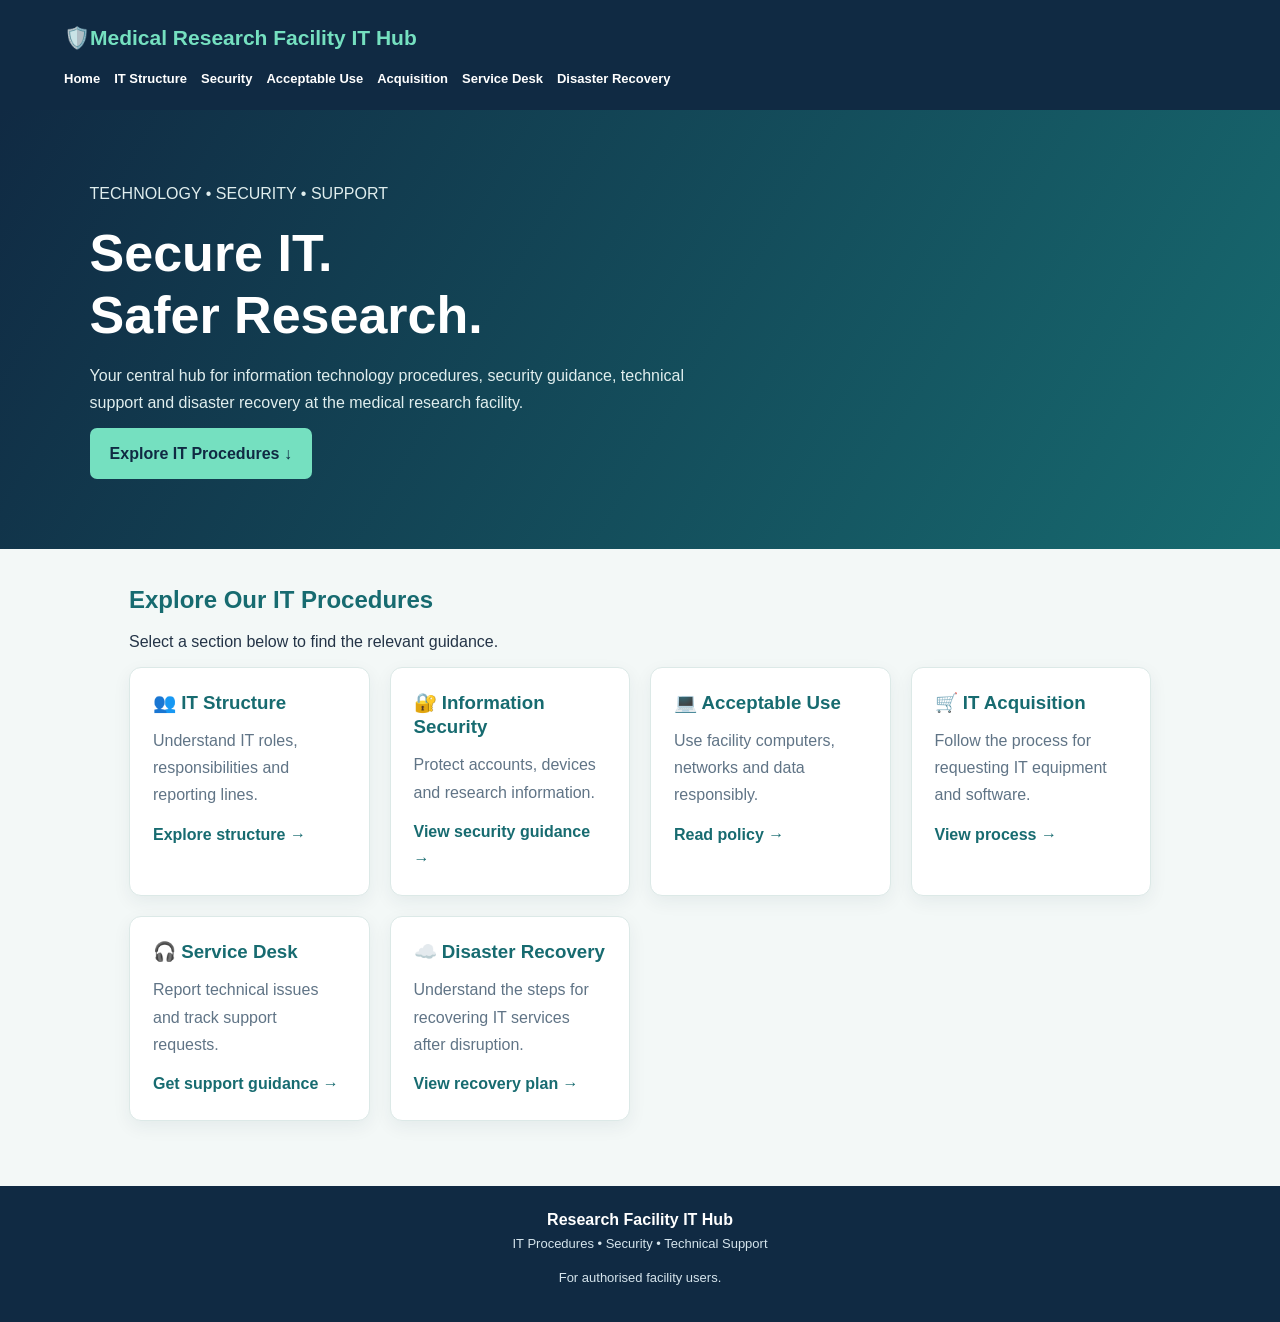
<file: index.html>
<!DOCTYPE html>
<html lang="en">
<head>
<meta charset="UTF-8">
<meta name="viewport" content="width=device-width, initial-scale=1.0">
<title>Home | Research Facility IT Hub</title>
<link rel="stylesheet" href="style.css">
<style>
*{box-sizing:border-box}body{margin:0;font-family:Arial,sans-serif;background:#f3f8f7;color:#243447;line-height:1.7}header,footer{background:#102a43;color:white;padding:20px 5%}nav{display:flex;flex-wrap:wrap;gap:14px}nav a{color:white;text-decoration:none;font-size:13px;font-weight:bold}nav a:hover{color:#75e0c0}.logo{color:#75e0c0;font-size:21px;font-weight:bold;margin-bottom:12px}.hero{padding:70px 7%;background:linear-gradient(120deg,#102a43,#176b70);color:white}.hero h1{font-size:clamp(32px,5vw,52px);line-height:1.2}.hero p{max-width:650px}.button{display:inline-block;background:#75e0c0;color:#102a43;padding:12px 20px;border-radius:7px;text-decoration:none;font-weight:bold}main{max-width:1150px;margin:auto;padding:35px 5%}.grid{display:grid;grid-template-columns:repeat(auto-fit,minmax(230px,1fr));gap:20px}.card{background:white;padding:23px;border:1px solid #dce9e7;border-radius:12px;box-shadow:0 6px 18px #102a4310}.card h3,h2{color:#176b70}.card a{color:#176b70;font-weight:bold;text-decoration:none}.card:hover{transform:translateY(-3px)}footer{text-align:center;margin-top:30px}footer p{font-size:13px}@media(max-width:600px){.hero{padding:45px 6%}header{padding:18px}}
</style>
</head>
<body>
<header>
<div class="logo">🛡️Medical Research Facility IT Hub</div>
<nav>
<a href="index.html">Home</a><a href="it-structure.html">IT Structure</a><a href="security.html">Security</a><a href="acceptable-use.html">Acceptable Use</a><a href="acquisition.html">Acquisition</a><a href="service-desk.html">Service Desk</a><a href="disaster-recovery.html">Disaster Recovery</a>
</nav>
</header>
<section class="hero">
<p>TECHNOLOGY • SECURITY • SUPPORT</p>
<h1>Secure IT.<br>Safer Research.</h1>
<p>Your central hub for information technology procedures, security guidance, technical support and disaster recovery at the medical research facility.</p>
<a class="button" href="#procedures">Explore IT Procedures ↓</a>
</section>
<main id="procedures">
<h2>Explore Our IT Procedures</h2>
<p>Select a section below to find the relevant guidance.</p>
<div class="grid">
<article class="card"><h3>👥 IT Structure</h3><p>Understand IT roles, responsibilities and reporting lines.</p><a href="it-structure.html">Explore structure →</a></article>
<article class="card"><h3>🔐 Information Security</h3><p>Protect accounts, devices and research information.</p><a href="security.html">View security guidance →</a></article>
<article class="card"><h3>💻 Acceptable Use</h3><p>Use facility computers, networks and data responsibly.</p><a href="acceptable-use.html">Read policy →</a></article>
<article class="card"><h3>🛒 IT Acquisition</h3><p>Follow the process for requesting IT equipment and software.</p><a href="acquisition.html">View process →</a></article>
<article class="card"><h3>🎧 Service Desk</h3><p>Report technical issues and track support requests.</p><a href="service-desk.html">Get support guidance →</a></article>
<article class="card"><h3>☁️ Disaster Recovery</h3><p>Understand the steps for recovering IT services after disruption.</p><a href="disaster-recovery.html">View recovery plan →</a></article>
</div>
</main>
<footer><strong>Research Facility IT Hub</strong><p>IT Procedures • Security • Technical Support</p><p>For authorised facility users.</p></footer>
</body>
</html>
</file>
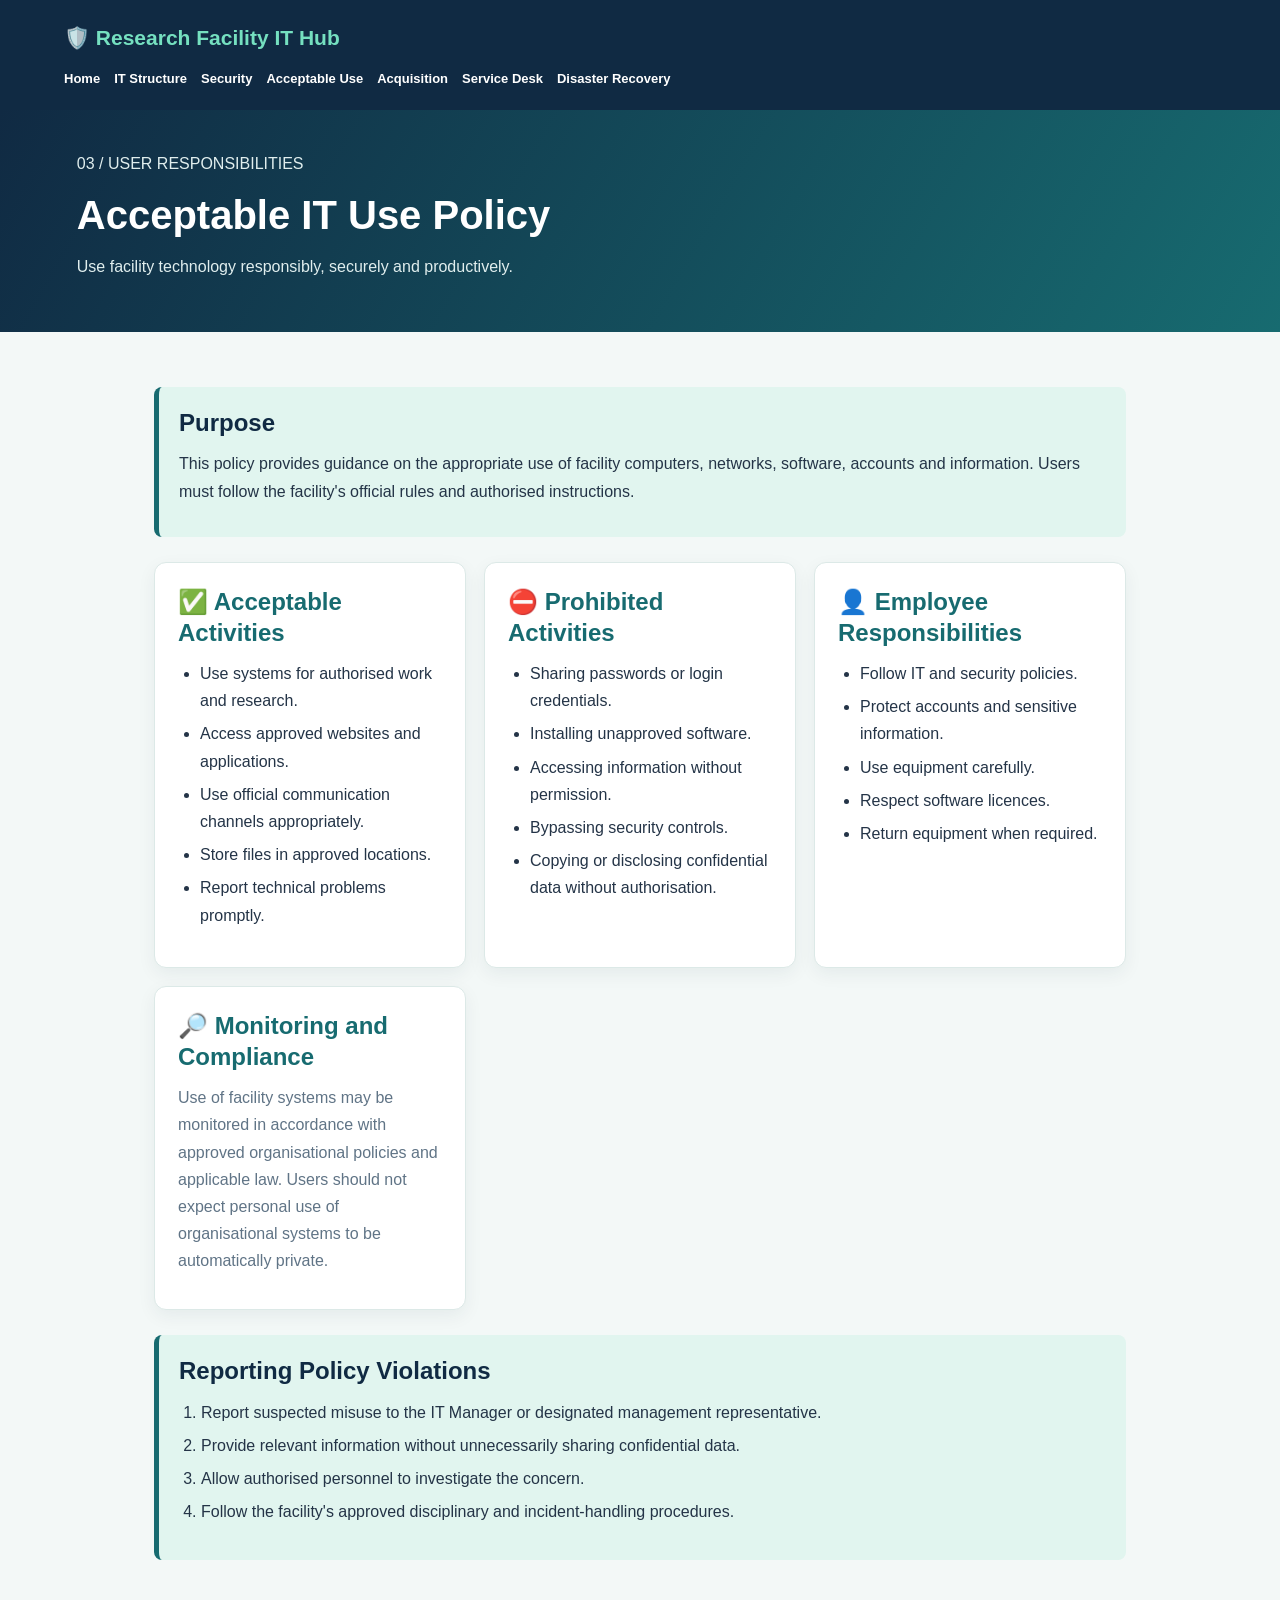
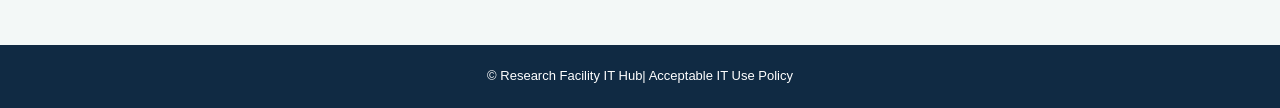
<file: acceptable-use.html>
<!DOCTYPE html>
<html lang="en">
<head>
<meta charset="UTF-8"><meta name="viewport" content="width=device-width, initial-scale=1.0">
<title>Acceptable Use | Medicaal Research Facility IT Hub</title>
<link rel="stylesheet" href="style.css">
<style>
*{box-sizing:border-box}body{margin:0;font-family:Arial,sans-serif;background:#f3f8f7;color:#243447;line-height:1.7}header,footer{background:#102a43;color:white;padding:20px 5%}nav{display:flex;flex-wrap:wrap;gap:14px}nav a{color:white;text-decoration:none;font-size:13px;font-weight:bold}nav a:hover{color:#75e0c0}.logo{color:#75e0c0;font-size:21px;font-weight:bold;margin-bottom:12px}.banner{background:linear-gradient(120deg,#102a43,#176b70);color:white;padding:40px 6%}main{max-width:1100px;margin:auto;padding:30px 5%}.grid{display:grid;grid-template-columns:repeat(auto-fit,minmax(240px,1fr));gap:18px}.card{background:white;padding:23px;border:1px solid #dce9e7;border-radius:12px;box-shadow:0 6px 18px #102a4310}.card h2,.card h3{color:#176b70}.panel{background:#e1f5ef;border-left:5px solid #176b70;padding:20px;margin:25px 0;border-radius:8px}footer{text-align:center;font-size:13px}@media(max-width:600px){header{padding:18px}.banner{padding:30px 6%}}
</style>
</head>
<body>
<header><div class="logo">🛡️ Research Facility IT Hub</div><nav><a href="index.html">Home</a><a href="it-structure.html">IT Structure</a><a href="security.html">Security</a><a href="acceptable-use.html">Acceptable Use</a><a href="acquisition.html">Acquisition</a><a href="service-desk.html">Service Desk</a><a href="disaster-recovery.html">Disaster Recovery</a></nav></header>
<section class="banner"><p>03 / USER RESPONSIBILITIES</p><h1>Acceptable IT Use Policy</h1><p>Use facility technology responsibly, securely and productively.</p></section>
<main>
<div class="panel"><h2>Purpose</h2><p>This policy provides guidance on the appropriate use of facility computers, networks, software, accounts and information. Users must follow the facility's official rules and authorised instructions.</p></div>
<div class="grid">
<article class="card"><h2>✅ Acceptable Activities</h2><ul><li>Use systems for authorised work and research.</li><li>Access approved websites and applications.</li><li>Use official communication channels appropriately.</li><li>Store files in approved locations.</li><li>Report technical problems promptly.</li></ul></article>
<article class="card"><h2>⛔ Prohibited Activities</h2><ul><li>Sharing passwords or login credentials.</li><li>Installing unapproved software.</li><li>Accessing information without permission.</li><li>Bypassing security controls.</li><li>Copying or disclosing confidential data without authorisation.</li></ul></article>
<article class="card"><h2>👤 Employee Responsibilities</h2><ul><li>Follow IT and security policies.</li><li>Protect accounts and sensitive information.</li><li>Use equipment carefully.</li><li>Respect software licences.</li><li>Return equipment when required.</li></ul></article>
<article class="card"><h2>🔎 Monitoring and Compliance</h2><p>Use of facility systems may be monitored in accordance with approved organisational policies and applicable law. Users should not expect personal use of organisational systems to be automatically private.</p></article>
</div>
<div class="panel"><h2>Reporting Policy Violations</h2><ol><li>Report suspected misuse to the IT Manager or designated management representative.</li><li>Provide relevant information without unnecessarily sharing confidential data.</li><li>Allow authorised personnel to investigate the concern.</li><li>Follow the facility's approved disciplinary and incident-handling procedures.</li></ol></div>
</main>
<footer>&copy; <span id="year"></span> Research Facility IT Hub| Acceptable IT Use Policy</footer>
</body>
</html>
</file>
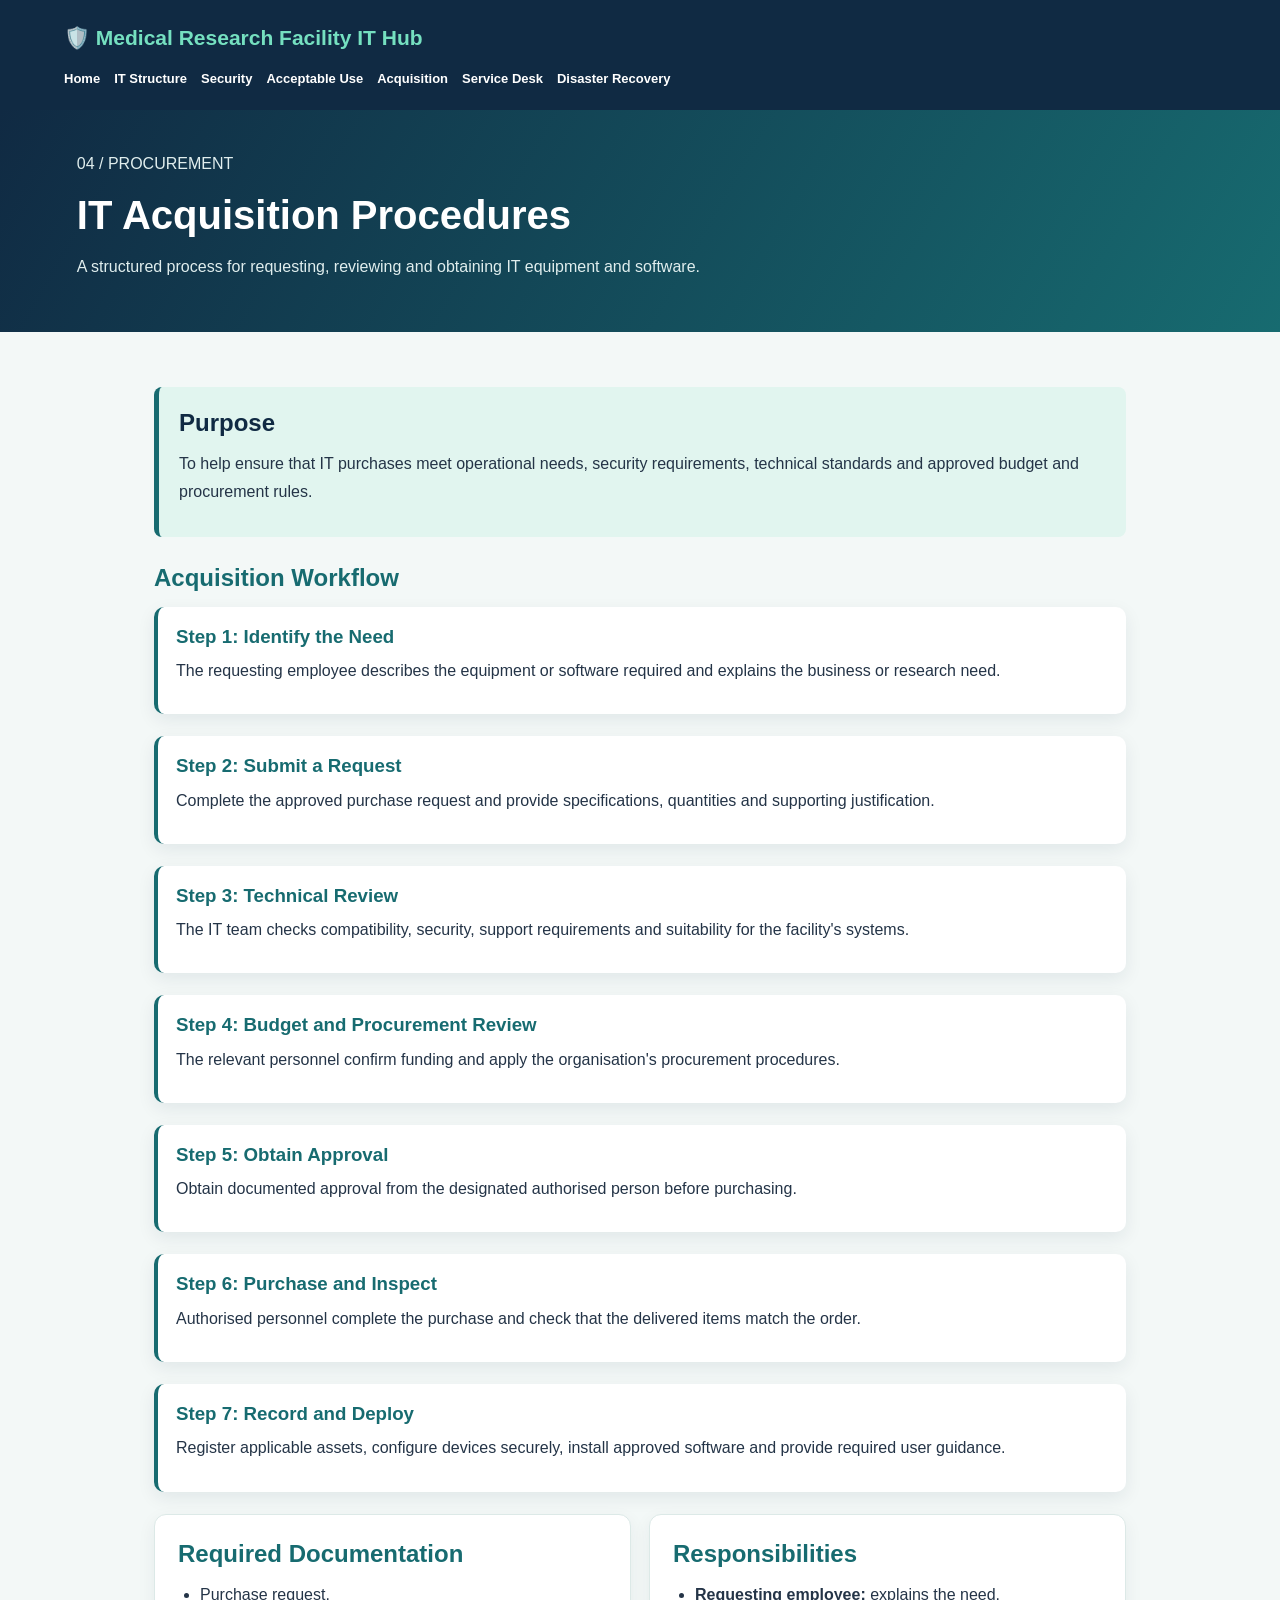
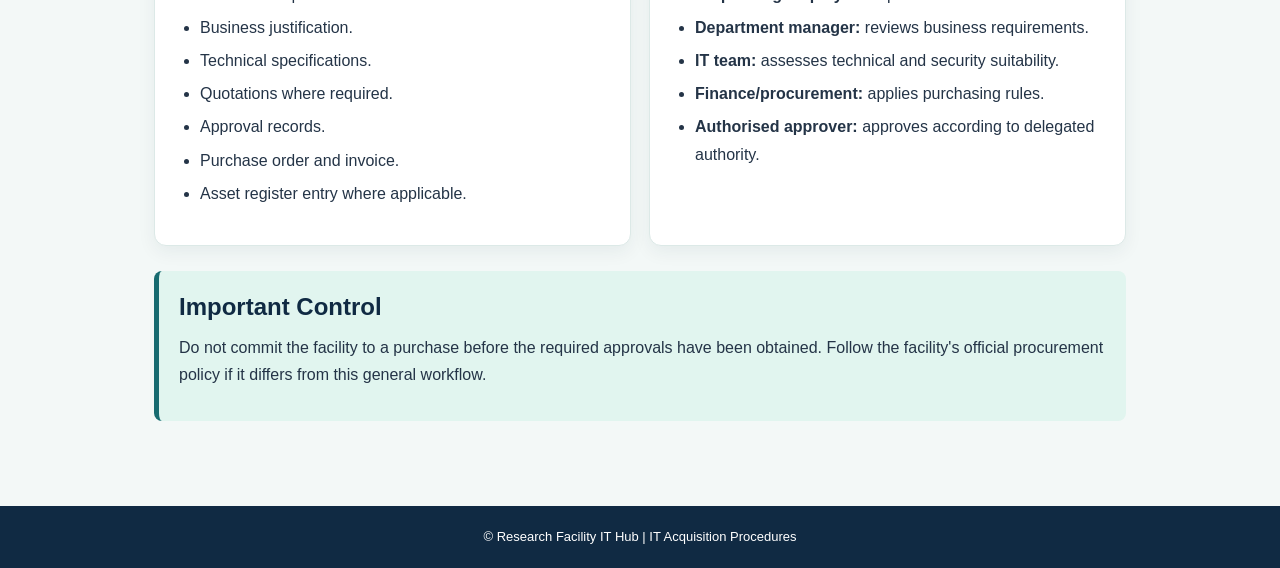
<file: acquisition.html>
<!DOCTYPE html>
<html lang="en">
<head>
<meta charset="UTF-8"><meta name="viewport" content="width=device-width, initial-scale=1.0">
<title>IT Acquisition | Research Facility IT Hub</title>
<link rel="stylesheet" href="style.css">
<style>
*{box-sizing:border-box}body{margin:0;font-family:Arial,sans-serif;background:#f3f8f7;color:#243447;line-height:1.7}header,footer{background:#102a43;color:white;padding:20px 5%}nav{display:flex;flex-wrap:wrap;gap:14px}nav a{color:white;text-decoration:none;font-size:13px;font-weight:bold}nav a:hover{color:#75e0c0}.logo{color:#75e0c0;font-size:21px;font-weight:bold;margin-bottom:12px}.banner{background:linear-gradient(120deg,#102a43,#176b70);color:white;padding:40px 6%}main{max-width:1100px;margin:auto;padding:30px 5%}.grid{display:grid;grid-template-columns:repeat(auto-fit,minmax(240px,1fr));gap:18px}.card{background:white;padding:23px;border:1px solid #dce9e7;border-radius:12px;box-shadow:0 6px 18px #102a4310}.card h2,.card h3{color:#176b70}.panel{background:#e1f5ef;border-left:5px solid #176b70;padding:20px;margin:25px 0;border-radius:8px}.step{margin-bottom:22px;padding:18px;background:white;border-radius:10px;border-left:4px solid #176b70}footer{text-align:center;font-size:13px}@media(max-width:600px){header{padding:18px}.banner{padding:30px 6%}}
</style>
</head>
<body>
<header><div class="logo">🛡️ Medical Research Facility IT Hub</div><nav><a href="index.html">Home</a><a href="it-structure.html">IT Structure</a><a href="security.html">Security</a><a href="acceptable-use.html">Acceptable Use</a><a href="acquisition.html">Acquisition</a><a href="service-desk.html">Service Desk</a><a href="disaster-recovery.html">Disaster Recovery</a></nav></header>
<section class="banner"><p>04 / PROCUREMENT</p><h1>IT Acquisition Procedures</h1><p>A structured process for requesting, reviewing and obtaining IT equipment and software.</p></section>
<main>
<div class="panel"><h2>Purpose</h2><p>To help ensure that IT purchases meet operational needs, security requirements, technical standards and approved budget and procurement rules.</p></div>
<h2>Acquisition Workflow</h2>
<div class="step"><h3>Step 1: Identify the Need</h3><p>The requesting employee describes the equipment or software required and explains the business or research need.</p></div>
<div class="step"><h3>Step 2: Submit a Request</h3><p>Complete the approved purchase request and provide specifications, quantities and supporting justification.</p></div>
<div class="step"><h3>Step 3: Technical Review</h3><p>The IT team checks compatibility, security, support requirements and suitability for the facility's systems.</p></div>
<div class="step"><h3>Step 4: Budget and Procurement Review</h3><p>The relevant personnel confirm funding and apply the organisation's procurement procedures.</p></div>
<div class="step"><h3>Step 5: Obtain Approval</h3><p>Obtain documented approval from the designated authorised person before purchasing.</p></div>
<div class="step"><h3>Step 6: Purchase and Inspect</h3><p>Authorised personnel complete the purchase and check that the delivered items match the order.</p></div>
<div class="step"><h3>Step 7: Record and Deploy</h3><p>Register applicable assets, configure devices securely, install approved software and provide required user guidance.</p></div>
<div class="grid">
<article class="card"><h2>Required Documentation</h2><ul><li>Purchase request.</li><li>Business justification.</li><li>Technical specifications.</li><li>Quotations where required.</li><li>Approval records.</li><li>Purchase order and invoice.</li><li>Asset register entry where applicable.</li></ul></article>
<article class="card"><h2>Responsibilities</h2><ul><li><strong>Requesting employee:</strong> explains the need.</li><li><strong>Department manager:</strong> reviews business requirements.</li><li><strong>IT team:</strong> assesses technical and security suitability.</li><li><strong>Finance/procurement:</strong> applies purchasing rules.</li><li><strong>Authorised approver:</strong> approves according to delegated authority.</li></ul></article>
</div>
<div class="panel"><h2>Important Control</h2><p>Do not commit the facility to a purchase before the required approvals have been obtained. Follow the facility's official procurement policy if it differs from this general workflow.</p></div>
</main>
<footer>&copy; <span id="year"></span> Research Facility IT Hub | IT Acquisition Procedures</footer>
</body>
</html>
</file>
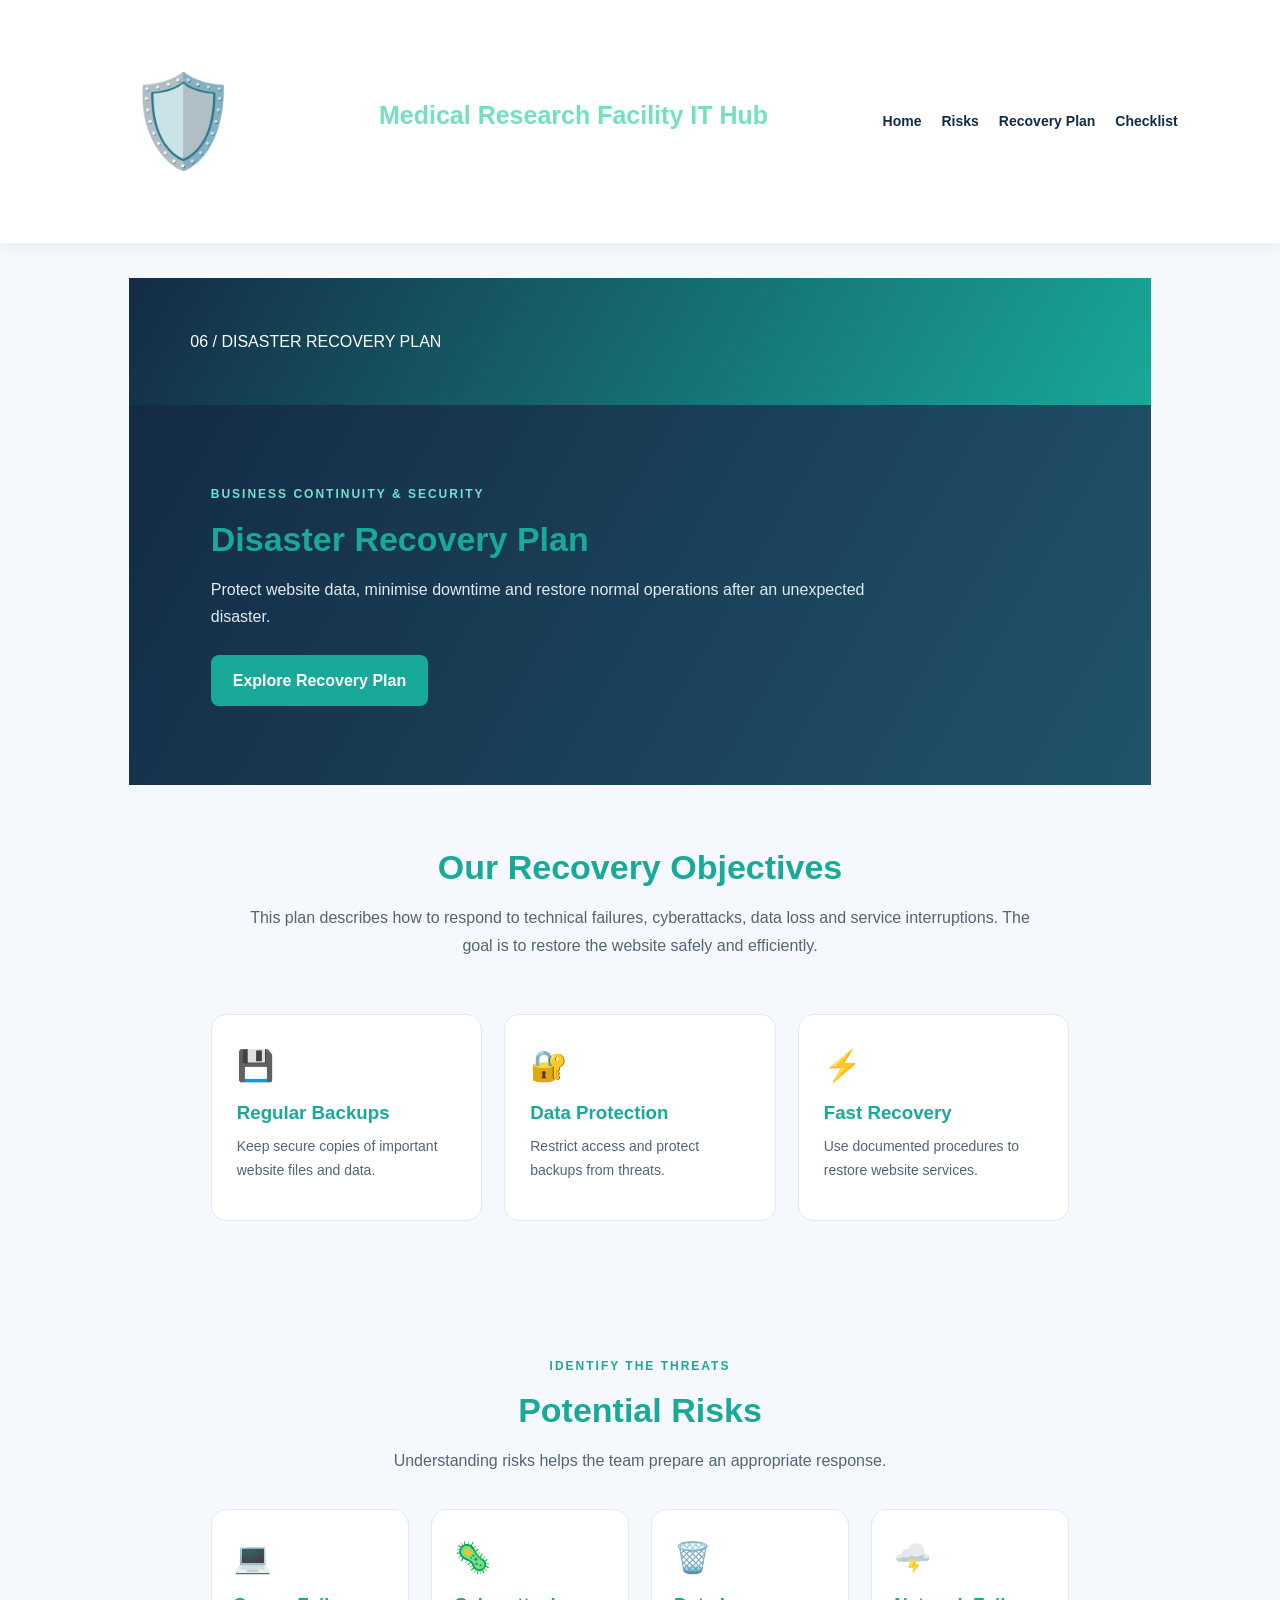
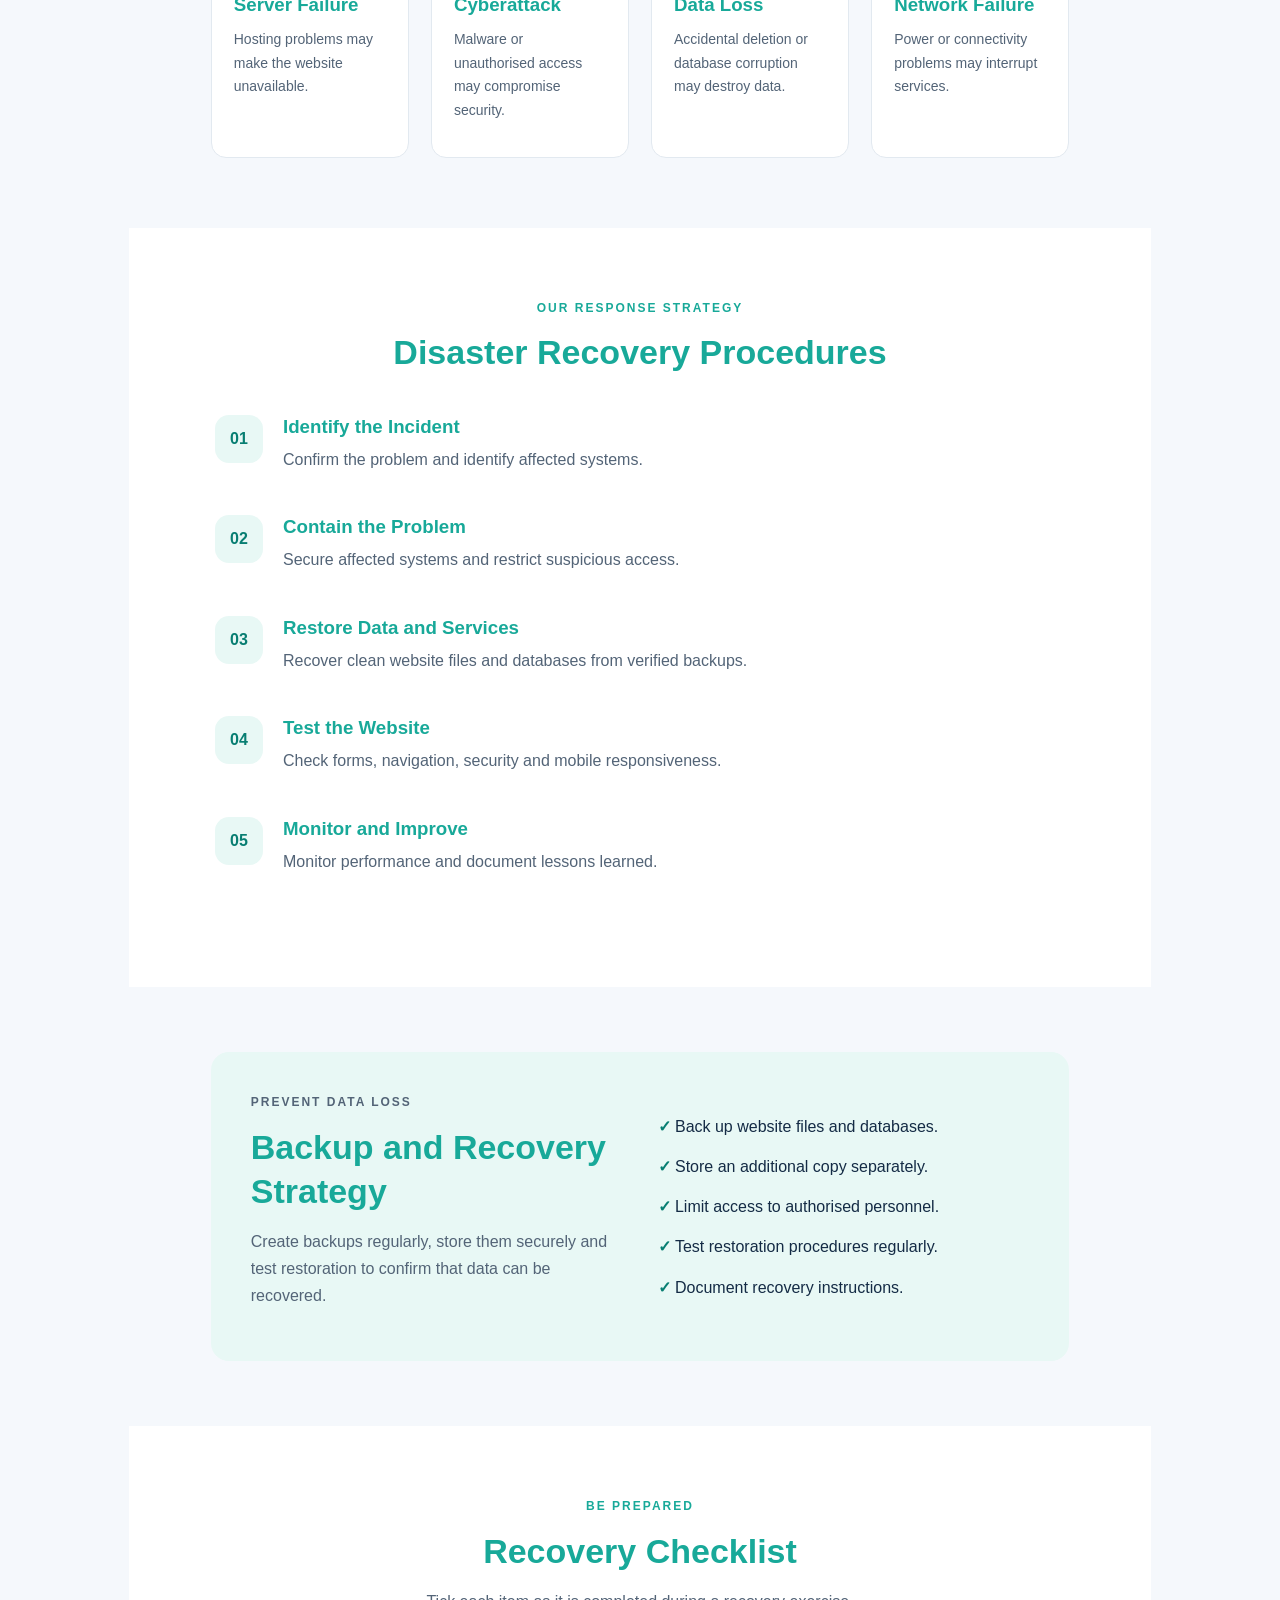
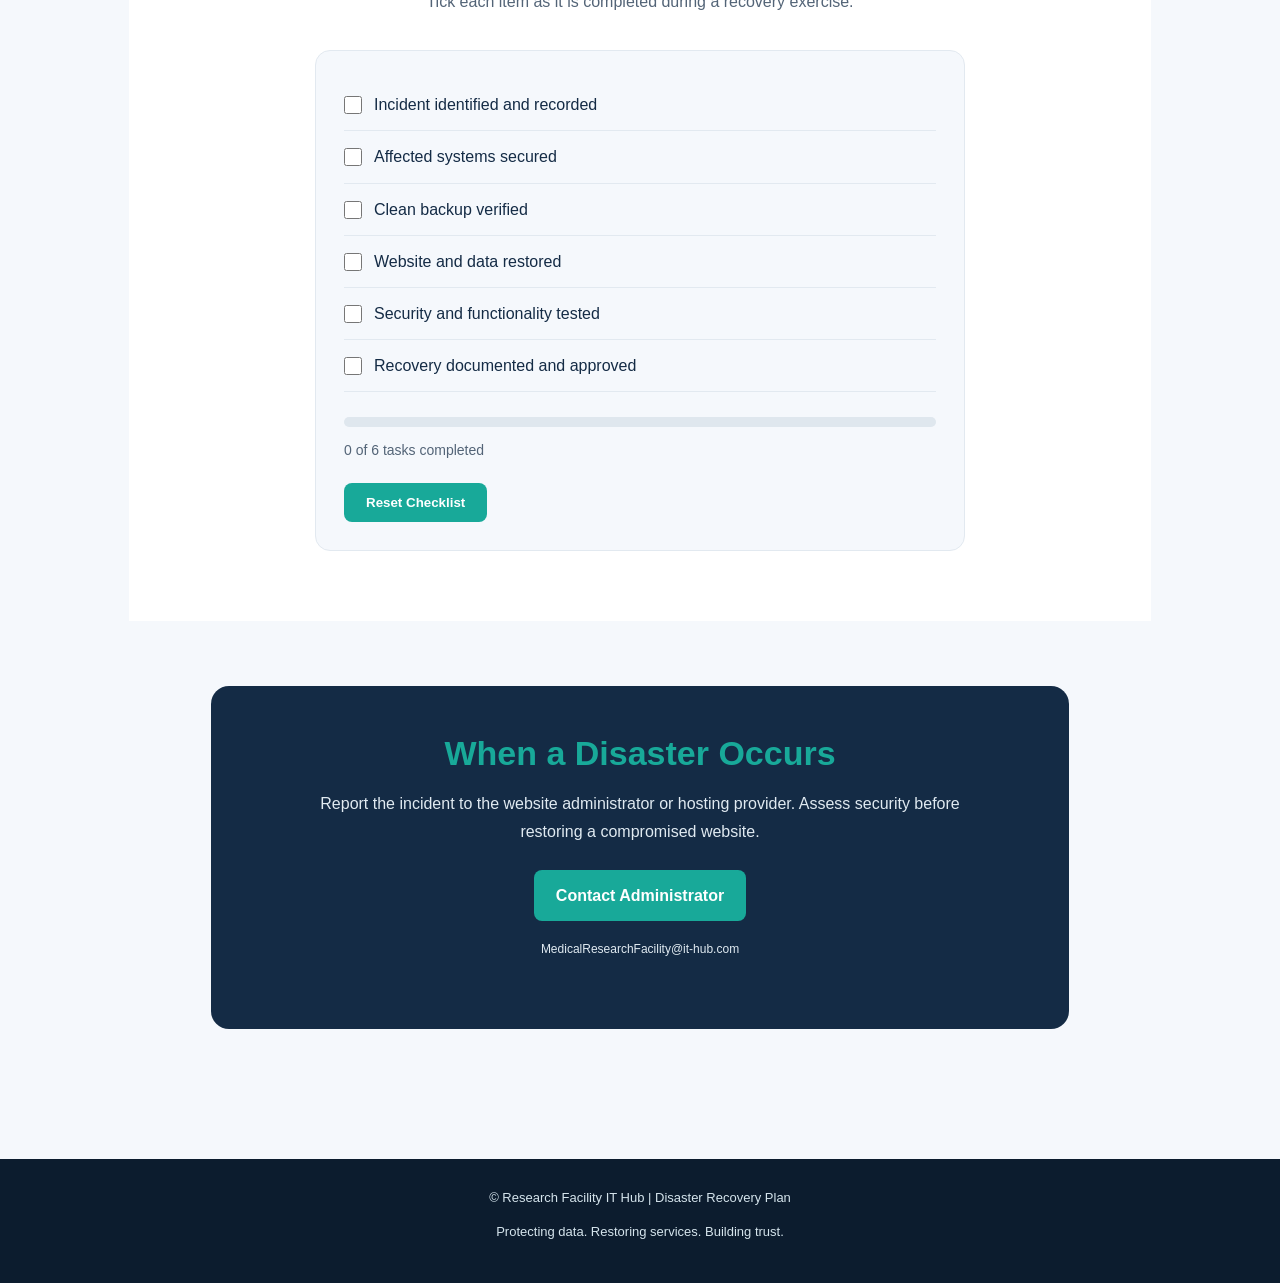
<file: disaster-recovery.html>
<!DOCTYPE html>
<html lang="en">
<head>
<meta charset="UTF-8">
<meta name="viewport" content="width=device-width, initial-scale=1.0">
<title>Disaster Recovery Plan |Medical Research Facility IT Hub</title>
<link rel="stylesheet" href="style.css">
<style>
:root {--navy: #142b45;--teal: #18a999;--light: #e8f8f5;--background: #f5f8fc;--white: #ffffff;--text: #536477;--border: #e2e9f0; }
* { margin: 0; padding: 0; box-sizing: border-box;scroll-behavior: smooth; }
body { font-family: Arial, Helvetica, sans-serif; background: var(--background);color: var(--navy);line-height: 1.7;}
 a {text-decoration: none;}
.header { display: flex; justify-content: space-between;align-items: center;gap: 20px;padding: 20px 8%;background: white;box-shadow: 0 3px 18px #142b4510;}
.logo {font-size: 25px;font-weight: 800;}
.logo span {color: var(--teal);}

        nav {
            display: flex;
            flex-wrap: wrap;
            gap: 20px;
        }

        nav a {
            color: var(--navy);
            font-size: 14px;
            font-weight: bold;
        }

        nav a:hover {
            color: var(--teal);
        }

        .hero {
            padding: 75px 8%;
            min-height: 380px;
            display: flex;
            justify-content: space-between;
            align-items: center;
            gap: 30px;
            background: linear-gradient(120deg, #142b45, #20546b);
            color: white;
        }

        .hero-content {
            max-width: 680px;
        }

        .eyebrow {
            color: var(--teal);
            font-size: 12px;
            font-weight: bold;
            letter-spacing: 2px;
            margin-bottom: 12px;
        }

        .hero .eyebrow {
            color: #70e1d0;
        }

        h1 {
            font-size: clamp(34px, 5vw, 54px);
            line-height: 1.2;
            margin-bottom: 20px;
        }

        .hero p:not(.eyebrow) {
            color: #e0eaf1;
            margin-bottom: 25px;
        }

        .hero-icon {
            font-size: 90px;
            padding: 25px;
            border-radius: 30px;
            background: #ffffff15;
        }

        .btn {
            display: inline-block;
            padding: 12px 22px;
            border: none;
            border-radius: 8px;
            background: var(--teal);
            color: white;
            font-weight: bold;
            cursor: pointer;
            transition: 0.3s;
        }

        .btn:hover {
            background: #118879;
            transform: translateY(-2px);
        }

        .intro {
            max-width: 850px;
            margin: 60px auto 35px;
            padding: 0 25px;
            text-align: center;
        }

        h2 {
            font-size: clamp(25px, 3vw, 34px);
            line-height: 1.3;
            margin-bottom: 15px;
        }

        .intro p,
        .section-intro {
            color: var(--text);
        }

        .stats,
        .risk-grid {
            display: grid;
            grid-template-columns: repeat(3, minmax(0, 1fr));
            gap: 22px;
        }

        .stats {
            padding: 20px 8% 65px;
        }

        .stat-card,
        .risk-card {
            padding: 25px;
            border: 1px solid var(--border);
            border-radius: 15px;
            background: white;
            transition: 0.3s;
        }

        .stat-card:hover,
        .risk-card:hover {
            transform: translateY(-5px);
            box-shadow: 0 12px 30px #142b4510;
        }

        .stat-card span,
        .risk-card span {
            font-size: 30px;
        }

        .stat-card h3,
        .risk-card h3 {
            margin: 10px 0;
        }

        .stat-card p,
        .risk-card p {
            color: var(--text);
            font-size: 14px;
        }

        .section {
            padding: 70px 8%;
        }

        .section > .eyebrow,
        .section > h2,
        .section-intro {
            text-align: center;
        }

        .section-intro {
            max-width: 700px;
            margin: 0 auto 35px;
        }

        .risk-grid {
            grid-template-columns: repeat(4, minmax(0, 1fr));
            margin-top: 30px;
        }

        .risk-card {
            padding: 22px;
        }

        .recovery-section {
            background: white;
        }

        .timeline {
            max-width: 850px;
            margin: 40px auto 0;
        }

        .timeline-item {
            display: flex;
            gap: 20px;
            padding-bottom: 30px;
        }

        .step-number {
            flex-shrink: 0;
            display: flex;
            align-items: center;
            justify-content: center;
            width: 48px;
            height: 48px;
            border-radius: 14px;
            background: var(--light);
            color: #087e72;
            font-weight: bold;
        }

        .timeline-item h3 {
            margin-bottom: 7px;
        }

        .timeline-item p {
            color: var(--text);
        }

        .backup-section {
            margin: 65px 8%;
            padding: 40px;
            display: grid;
            grid-template-columns: 1fr 1fr;
            gap: 35px;
            align-items: center;
            background: var(--light);
            border-radius: 18px;
        }

        .backup-section p {
            color: var(--text);
        }

        .backup-list {
            display: grid;
            gap: 13px;
            color: #087e72;
            font-weight: bold;
        }

        .backup-list span {
            color: var(--navy);
            font-weight: normal;
        }

        .checklist-section {
            background: white;
        }

        .checklist {
            max-width: 650px;
            margin: auto;
            padding: 28px;
            border: 1px solid var(--border);
            border-radius: 15px;
            background: var(--background);
        }

        .checklist label {
            display: flex;
            align-items: flex-start;
            gap: 12px;
            padding: 12px 0;
            border-bottom: 1px solid var(--border);
            cursor: pointer;
        }

        .checklist input {
            width: 18px;
            height: 18px;
            margin-top: 5px;
            accent-color: var(--teal);
        }

        .progress-track {
            height: 10px;
            margin-top: 25px;
            overflow: hidden;
            background: #dfe7ee;
            border-radius: 20px;
        }

        #progress-bar {
            height: 100%;
            width: 0;
            background: var(--teal);
            transition: width 0.3s;
        }

        #progress-text {
            margin: 12px 0 20px;
            color: var(--text);
            font-size: 14px;
        }

        .emergency {
            margin: 65px 8%;
            padding: 45px 25px;
            text-align: center;
            background: var(--navy);
            color: white;
            border-radius: 18px;
        }

        .emergency p {
            max-width: 700px;
            margin: 0 auto 25px;
            color: #e0eaf1;
        }

        .emergency .small-note {
            margin-top: 18px;
            font-size: 12px;
        }

        footer {
            padding: 28px 20px;
            text-align: center;
            background: #0c1c2e;
            color: #c6d3df;
            font-size: 13px;
        }

        @media (max-width: 1000px) {
            .risk-grid {
                grid-template-columns: repeat(2, minmax(0, 1fr));
            }

            .stats {
                grid-template-columns: 1fr;
            }
        }

        @media (max-width: 650px) {
            .header {
                flex-direction: column;
                padding: 18px 5%;
            }

            nav {
                justify-content: center;
                gap: 12px;
            }

            .hero {
                flex-direction: column;
                align-items: flex-start;
                padding: 50px 7%;
            }

            .hero-icon {
                align-self: center;
                font-size: 65px;
            }

            .section {
                padding: 50px 6%;
            }

            .risk-grid,
            .backup-section {
                grid-template-columns: 1fr;
            }

            .backup-section {
                margin: 35px 5%;
                padding: 25px;
            }

            .emergency {
                margin: 35px 5%;
            }

            .checklist {
                padding: 20px;
            }
        }
    </style>
</head>
<body>
    <header class="header">
        <div class="hero-icon" aria-hidden="true">🛡️</div>
        <div class="logo">Medical Research Facility IT Hub</div>
        <nav aria-label="Main navigation">
            <a href="index.html">Home</a>
            <a href="#risks">Risks</a>
            <a href="#recovery">Recovery Plan</a>
            <a href="#checklist">Checklist</a>
        </nav>
    </header>

    <main>
        <section class="banner">06 / DISASTER RECOVERY PLAN</section>
        <section class="hero">
            <div class="hero-content">
                <p class="eyebrow">BUSINESS CONTINUITY & SECURITY</p>
                <h2>Disaster Recovery Plan</h2>
                <p>
                    Protect website data, minimise downtime and restore
                    normal operations after an unexpected disaster.
                </p>
                <a href="#recovery" class="btn">Explore Recovery Plan</a>
            </div>
        </section>

        <section class="intro">
            <h2>Our Recovery Objectives</h2>
            <p>
                This plan describes how to respond to technical failures,
                cyberattacks, data loss and service interruptions.
                The goal is to restore the website safely and efficiently.
            </p>
        </section>
        <section class="stats">
            <article class="stat-card">
                <span>💾</span>
                <h3>Regular Backups</h3>
                <p>Keep secure copies of important website files and data.</p>
            </article>

            <article class="stat-card">
                <span>🔐</span>
                <h3>Data Protection</h3>
                <p>Restrict access and protect backups from threats.</p>
            </article>

            <article class="stat-card">
                <span>⚡</span>
                <h3>Fast Recovery</h3>
                <p>Use documented procedures to restore website services.</p>
            </article>
        </section>

        <section id="risks" class="section">
            <p class="eyebrow">IDENTIFY THE THREATS</p>
            <h2>Potential Risks</h2>
            <p class="section-intro">
                Understanding risks helps the team prepare an appropriate response.
            </p>

            <div class="risk-grid">
                <article class="risk-card">
                    <span>💻</span>
                    <h3>Server Failure</h3>
                    <p>Hosting problems may make the website unavailable.</p>
                </article>

                <article class="risk-card">
                    <span>🦠</span>
                    <h3>Cyberattack</h3>
                    <p>Malware or unauthorised access may compromise security.</p>
                </article>

                <article class="risk-card">
                    <span>🗑️</span>
                    <h3>Data Loss</h3>
                    <p>Accidental deletion or database corruption may destroy data.</p>
                </article>

                <article class="risk-card">
                    <span>🌩️</span>
                    <h3>Network Failure</h3>
                    <p>Power or connectivity problems may interrupt services.</p>
                </article>
            </div>
        </section>

        <section id="recovery" class="section recovery-section">
            <p class="eyebrow">OUR RESPONSE STRATEGY</p>
            <h2>Disaster Recovery Procedures</h2>

            <div class="timeline">
                <article class="timeline-item">
                    <div class="step-number">01</div>
                    <div>
                        <h3>Identify the Incident</h3>
                        <p>Confirm the problem and identify affected systems.</p>
                    </div>
                </article>

                <article class="timeline-item">
                    <div class="step-number">02</div>
                    <div>
                        <h3>Contain the Problem</h3>
                        <p>Secure affected systems and restrict suspicious access.</p>
                    </div>
                </article>

                <article class="timeline-item">
                    <div class="step-number">03</div>
                    <div>
                        <h3>Restore Data and Services</h3>
                        <p>Recover clean website files and databases from verified backups.</p>
                    </div>
                </article>

                <article class="timeline-item">
                    <div class="step-number">04</div>
                    <div>
                        <h3>Test the Website</h3>
                        <p>Check forms, navigation, security and mobile responsiveness.</p>
                    </div>
                </article>

                <article class="timeline-item">
                    <div class="step-number">05</div>
                    <div>
                        <h3>Monitor and Improve</h3>
                        <p>Monitor performance and document lessons learned.</p>
                    </div>
                </article>
            </div>
        </section>

        <section class="backup-section">
            <div>
                <p class="eyebrow">PREVENT DATA LOSS</p>
                <h2>Backup and Recovery Strategy</h2>
                <p>
                    Create backups regularly, store them securely and test
                    restoration to confirm that data can be recovered.
                </p>
            </div>

            <div class="backup-list">
                <div>✓ <span>Back up website files and databases.</span></div>
                <div>✓ <span>Store an additional copy separately.</span></div>
                <div>✓ <span>Limit access to authorised personnel.</span></div>
                <div>✓ <span>Test restoration procedures regularly.</span></div>
                <div>✓ <span>Document recovery instructions.</span></div>
            </div>
        </section>
        <section id="checklist" class="section checklist-section">
            <p class="eyebrow">BE PREPARED</p>
            <h2>Recovery Checklist</h2>
            <p class="section-intro">
                Tick each item as it is completed during a recovery exercise.
            </p>

            <div class="checklist">
                <label><input type="checkbox"> Incident identified and recorded</label>
                <label><input type="checkbox"> Affected systems secured</label>
                <label><input type="checkbox"> Clean backup verified</label>
                <label><input type="checkbox"> Website and data restored</label>
                <label><input type="checkbox"> Security and functionality tested</label>
                <label><input type="checkbox"> Recovery documented and approved</label>

                <div class="progress-track">
                    <div id="progress-bar"></div>
                </div>

                <p id="progress-text" aria-live="polite">
                    0 of 6 tasks completed
                </p>

                <button type="button" id="reset-checklist" class="btn">
                    Reset Checklist
                </button>
            </div>
        </section>

        <section class="emergency">
            <h2>When a Disaster Occurs</h2>
            <p>
                Report the incident to the website administrator or hosting
                provider. Assess security before restoring a compromised website.
            </p>

            <a href="MedicalResearchFacility@it-hub.com" class="btn">
                Contact Administrator
            </a>

            <p class="small-note">
                MedicalResearchFacility@it-hub.com
            </p>
        </section>
    </main>

    <footer>
        <p>
            &copy; </span> Research Facility IT Hub | Disaster Recovery Plan
        </p>
        <p>Protecting data. Restoring services. Building trust.</p>
    </footer>

    <script>
        document.addEventListener("DOMContentLoaded", function () {
            const checkboxes = document.querySelectorAll(
                '.checklist input[type="checkbox"]'
            );

            const progressBar = document.getElementById("progress-bar");
            const progressText = document.getElementById("progress-text");
            const resetButton = document.getElementById("reset-checklist");

            document.getElementById("year").textContent =
                new Date().getFullYear();

            function updateProgress() {
                const total = checkboxes.length;
                const completed = document.querySelectorAll(
                    '.checklist input[type="checkbox"]:checked'
                ).length;

                progressBar.style.width =
                    (total ? completed / total * 100 : 0) + "%";

                progressText.textContent =
                    completed === total
                        ? "All recovery checklist tasks completed!"
                        : completed + " of " + total + " tasks completed";
            }
            checkboxes.forEach(function (checkbox) {
                checkbox.addEventListener("change", updateProgress);
            });
            resetButton.addEventListener("click", function () {
                checkboxes.forEach(function (checkbox) {
                    checkbox.checked = false;
                });
                updateProgress();
            });
            updateProgress();
        });
    </script>

</body>
</html>
</file>
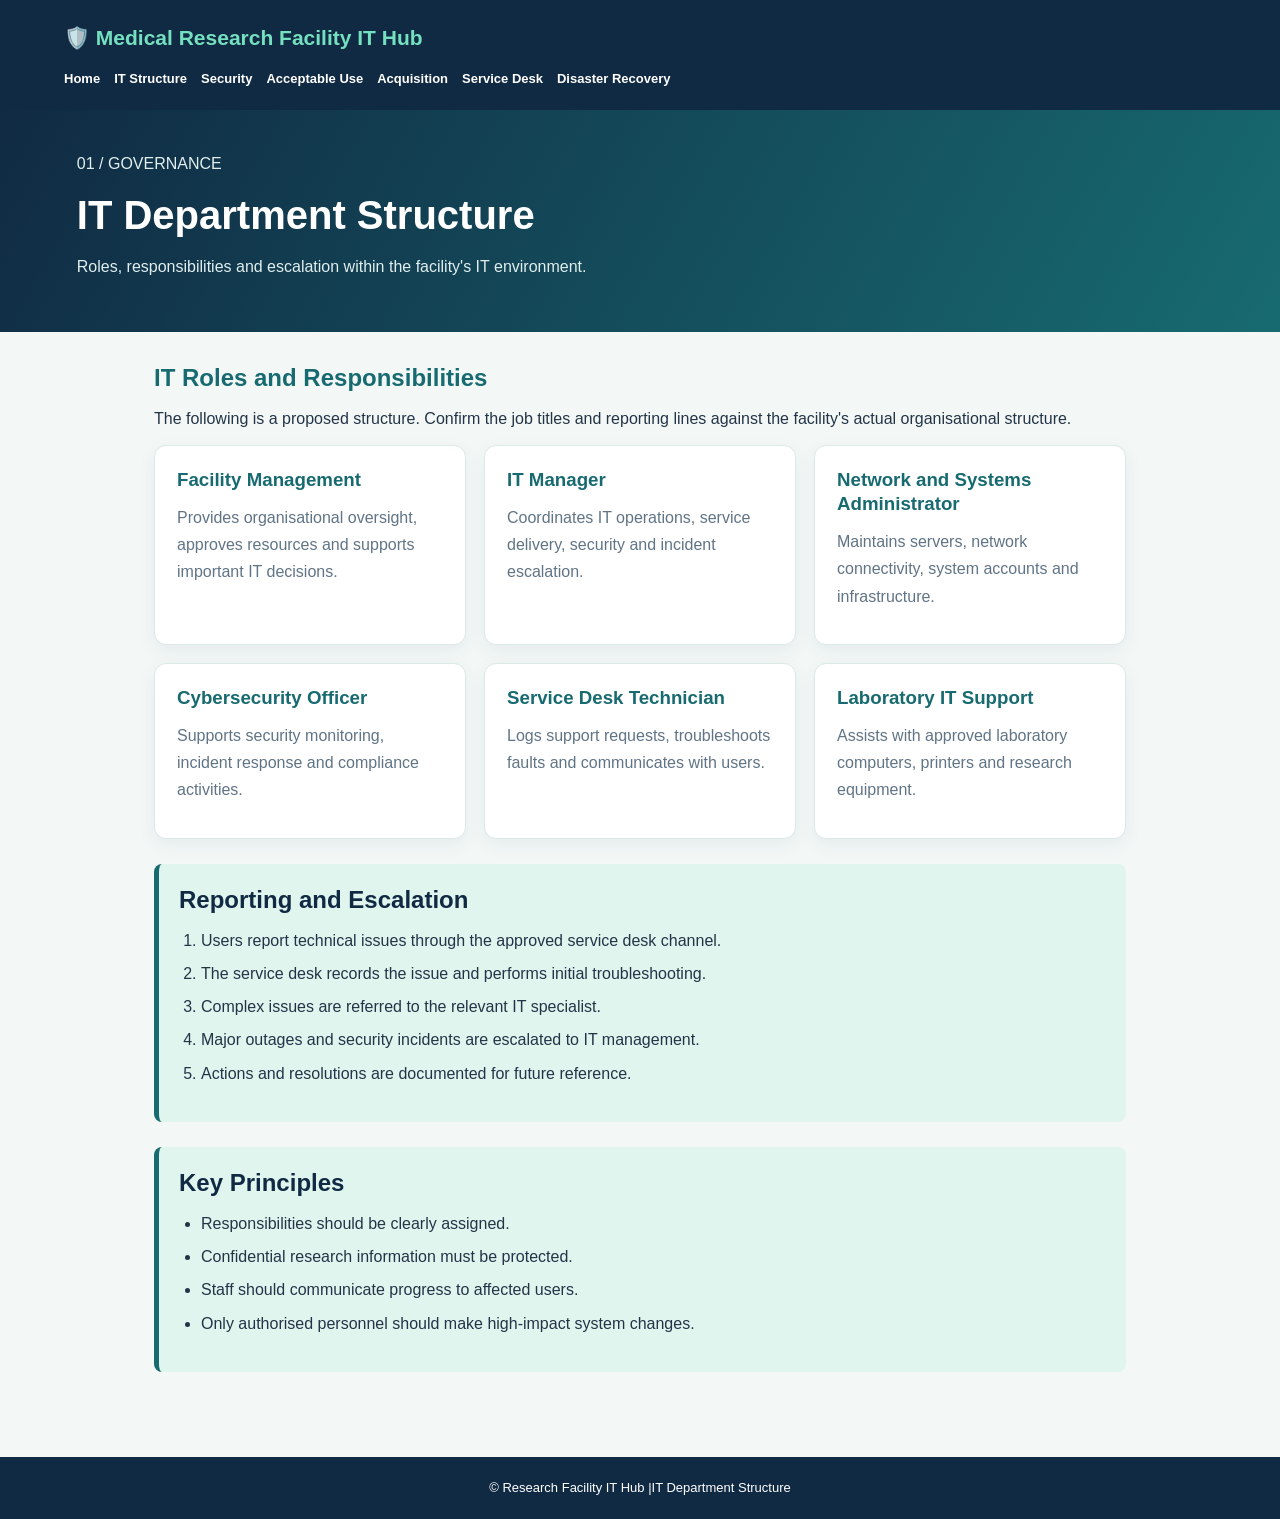
<file: it-structure.html>
<!DOCTYPE html>
<html lang="en">
<head>
<meta charset="UTF-8"><meta name="viewport" content="width=device-width, initial-scale=1.0">
<title>IT Structure |Medical Research Facility IT Hub</title>
<link rel="stylesheet" href="style.css">
<style>
*{box-sizing:border-box}body{margin:0;font-family:Arial,sans-serif;background:#f3f8f7;color:#243447;line-height:1.7}header,footer{background:#102a43;color:white;padding:20px 5%}nav{display:flex;flex-wrap:wrap;gap:14px}nav a{color:white;text-decoration:none;font-size:13px;font-weight:bold}nav a:hover{color:#75e0c0}.logo{color:#75e0c0;font-size:21px;font-weight:bold;margin-bottom:12px}.banner{background:linear-gradient(120deg,#102a43,#176b70);color:white;padding:40px 6%}main{max-width:1100px;margin:auto;padding:30px 5%}.grid{display:grid;grid-template-columns:repeat(auto-fit,minmax(230px,1fr));gap:18px}.card{background:white;padding:22px;border:1px solid #dce9e7;border-radius:12px;box-shadow:0 6px 18px #102a4310}.card h2,.card h3{color:#176b70}.panel{background:#e1f5ef;border-left:5px solid #176b70;padding:20px;margin:25px 0;border-radius:8px}footer{text-align:center;font-size:13px}@media(max-width:600px){header{padding:18px}.banner{padding:30px 6%}}
</style>
</head>
<body>
<header><div class="logo">🛡️ Medical Research Facility IT Hub</div><nav><a href="index.html">Home</a><a href="it-structure.html">IT Structure</a><a href="security.html">Security</a><a href="acceptable-use.html">Acceptable Use</a><a href="acquisition.html">Acquisition</a><a href="service-desk.html">Service Desk</a><a href="disaster-recovery.html">Disaster Recovery</a></nav></header>
<section class="banner"><p>01 / GOVERNANCE</p><h1>IT Department Structure</h1><p>Roles, responsibilities and escalation within the facility's IT environment.</p></section>
<main>
<h2>IT Roles and Responsibilities</h2>
<p>The following is a proposed structure. Confirm the job titles and reporting lines against the facility's actual organisational structure.</p>
<div class="grid">
<article class="card"><h3>Facility Management</h3><p>Provides organisational oversight, approves resources and supports important IT decisions.</p></article>
<article class="card"><h3>IT Manager</h3><p>Coordinates IT operations, service delivery, security and incident escalation.</p></article>
<article class="card"><h3>Network and Systems Administrator</h3><p>Maintains servers, network connectivity, system accounts and infrastructure.</p></article>
<article class="card"><h3>Cybersecurity Officer</h3><p>Supports security monitoring, incident response and compliance activities.</p></article>
<article class="card"><h3>Service Desk Technician</h3><p>Logs support requests, troubleshoots faults and communicates with users.</p></article>
<article class="card"><h3>Laboratory IT Support</h3><p>Assists with approved laboratory computers, printers and research equipment.</p></article>
</div>
<div class="panel"><h2>Reporting and Escalation</h2><ol><li>Users report technical issues through the approved service desk channel.</li><li>The service desk records the issue and performs initial troubleshooting.</li><li>Complex issues are referred to the relevant IT specialist.</li><li>Major outages and security incidents are escalated to IT management.</li><li>Actions and resolutions are documented for future reference.</li></ol></div>
<div class="panel"><h2>Key Principles</h2><ul><li>Responsibilities should be clearly assigned.</li><li>Confidential research information must be protected.</li><li>Staff should communicate progress to affected users.</li><li>Only authorised personnel should make high-impact system changes.</li></ul></div>
</main>
<footer>&copy; <span id="year"></span> Research Facility IT Hub |IT Department Structure</footer>
</body>
</html>
</file>
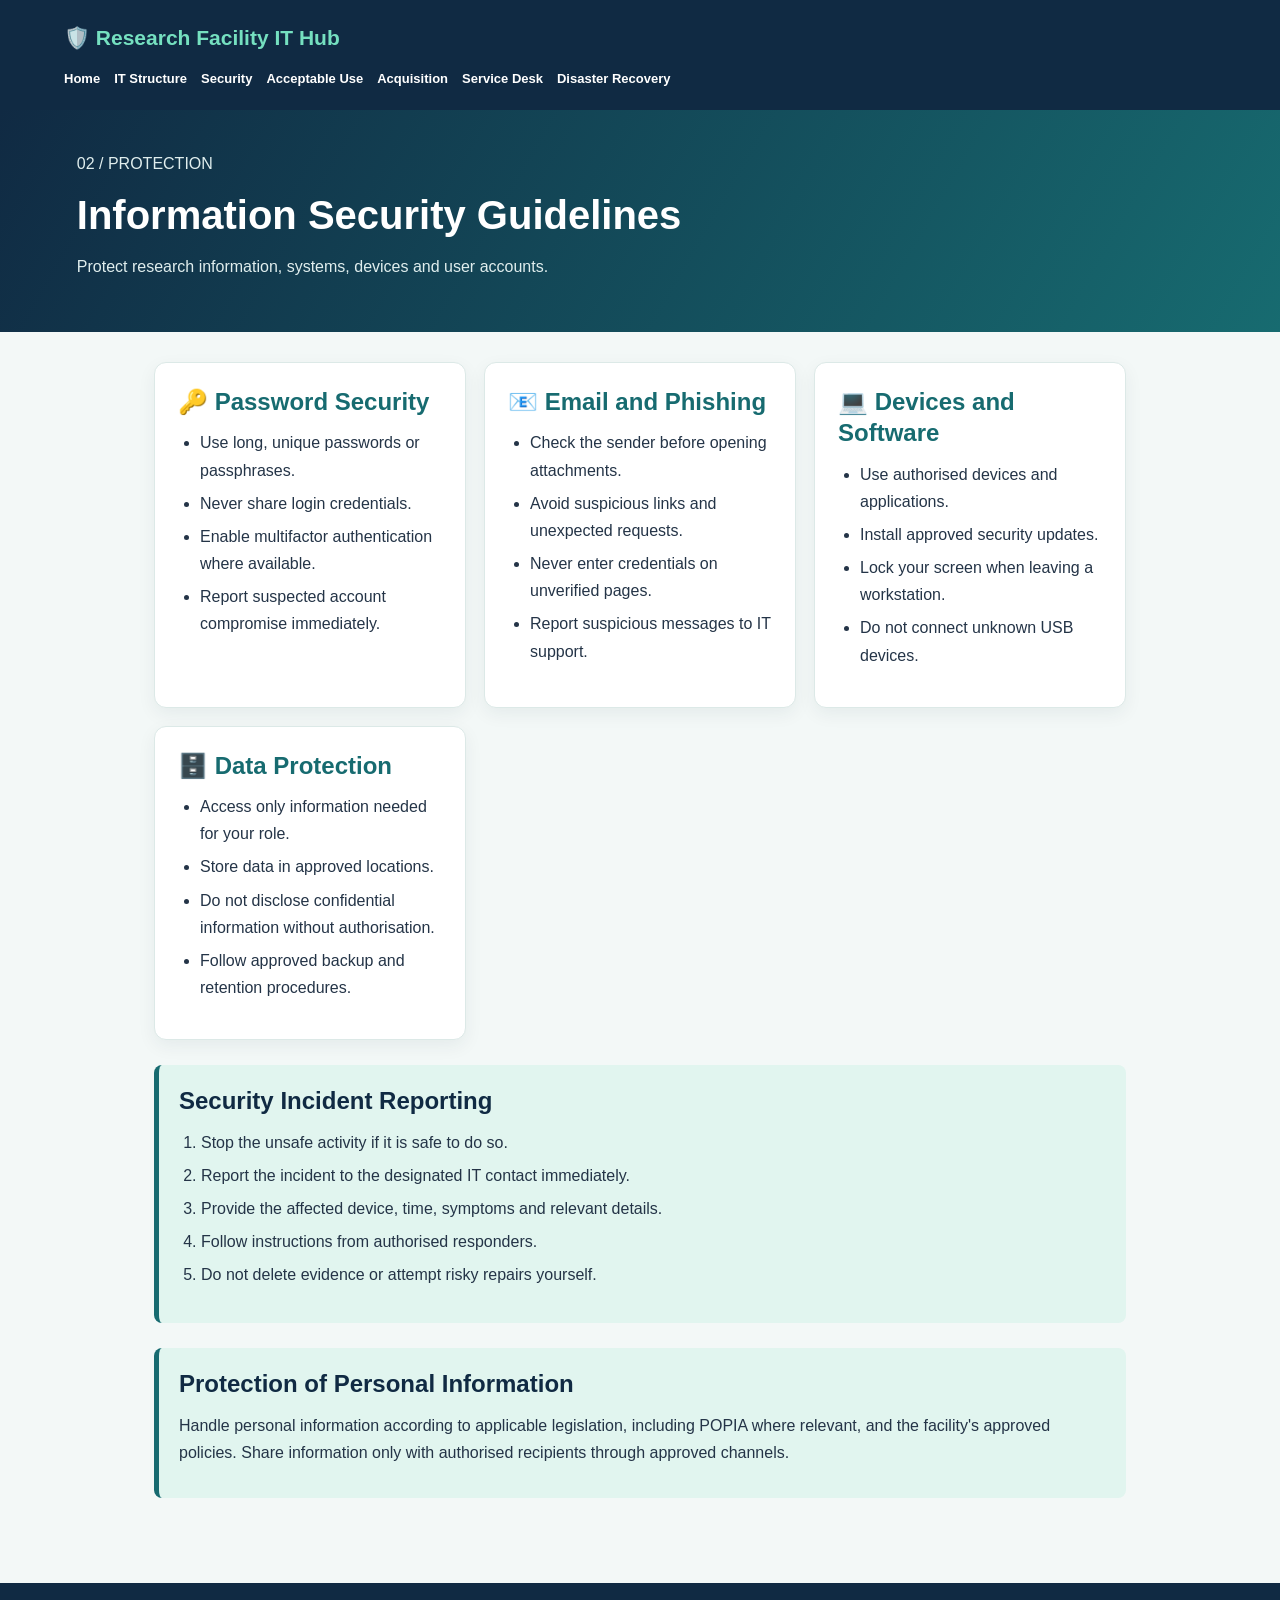
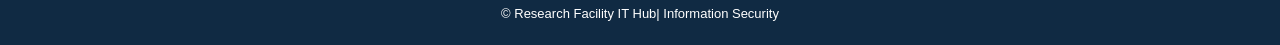
<file: security.html>
<!DOCTYPE html>
<html lang="en">
<head>
<meta charset="UTF-8"><meta name="viewport" content="width=device-width, initial-scale=1.0">
<title>Security | Medical Research Facility IT Hub</title>
<link rel="stylesheet" href="style.css">
<style>
*{box-sizing:border-box}body{margin:0;font-family:Arial,sans-serif;background:#f3f8f7;color:#243447;line-height:1.7}header,footer{background:#102a43;color:white;padding:20px 5%}nav{display:flex;flex-wrap:wrap;gap:14px}nav a{color:white;text-decoration:none;font-size:13px;font-weight:bold}nav a:hover{color:#75e0c0}.logo{color:#75e0c0;font-size:21px;font-weight:bold;margin-bottom:12px}.banner{background:linear-gradient(120deg,#102a43,#176b70);color:white;padding:40px 6%}main{max-width:1100px;margin:auto;padding:30px 5%}.grid{display:grid;grid-template-columns:repeat(auto-fit,minmax(240px,1fr));gap:18px}.card{background:white;padding:23px;border:1px solid #dce9e7;border-radius:12px;box-shadow:0 6px 18px #102a4310}.card h2,.card h3{color:#176b70}.panel{background:#e1f5ef;border-left:5px solid #176b70;padding:20px;margin:25px 0;border-radius:8px}footer{text-align:center;font-size:13px}@media(max-width:600px){header{padding:18px}.banner{padding:30px 6%}}
</style>
</head>
<body>
<header><div class="logo">🛡️ Research Facility IT Hub</div><nav><a href="index.html">Home</a><a href="it-structure.html">IT Structure</a><a href="security.html">Security</a><a href="acceptable-use.html">Acceptable Use</a><a href="acquisition.html">Acquisition</a><a href="service-desk.html">Service Desk</a><a href="disaster-recovery.html">Disaster Recovery</a></nav></header>
<section class="banner"><p>02 / PROTECTION</p><h1>Information Security Guidelines</h1><p>Protect research information, systems, devices and user accounts.</p></section>
<main>
<div class="grid">
<article class="card"><h2>🔑 Password Security</h2><ul><li>Use long, unique passwords or passphrases.</li><li>Never share login credentials.</li><li>Enable multifactor authentication where available.</li><li>Report suspected account compromise immediately.</li></ul></article>
<article class="card"><h2>📧 Email and Phishing</h2><ul><li>Check the sender before opening attachments.</li><li>Avoid suspicious links and unexpected requests.</li><li>Never enter credentials on unverified pages.</li><li>Report suspicious messages to IT support.</li></ul></article>
<article class="card"><h2>💻 Devices and Software</h2><ul><li>Use authorised devices and applications.</li><li>Install approved security updates.</li><li>Lock your screen when leaving a workstation.</li><li>Do not connect unknown USB devices.</li></ul></article>
<article class="card"><h2>🗄️ Data Protection</h2><ul><li>Access only information needed for your role.</li><li>Store data in approved locations.</li><li>Do not disclose confidential information without authorisation.</li><li>Follow approved backup and retention procedures.</li></ul></article>
</div>
<div class="panel"><h2>Security Incident Reporting</h2><ol><li>Stop the unsafe activity if it is safe to do so.</li><li>Report the incident to the designated IT contact immediately.</li><li>Provide the affected device, time, symptoms and relevant details.</li><li>Follow instructions from authorised responders.</li><li>Do not delete evidence or attempt risky repairs yourself.</li></ol></div>
<div class="panel"><h2>Protection of Personal Information</h2><p>Handle personal information according to applicable legislation, including POPIA where relevant, and the facility's approved policies. Share information only with authorised recipients through approved channels.</p></div>
</main>
<footer>&copy; <span id="year"></span> Research Facility IT Hub| Information Security</footer>
</body>
</html>
</file>
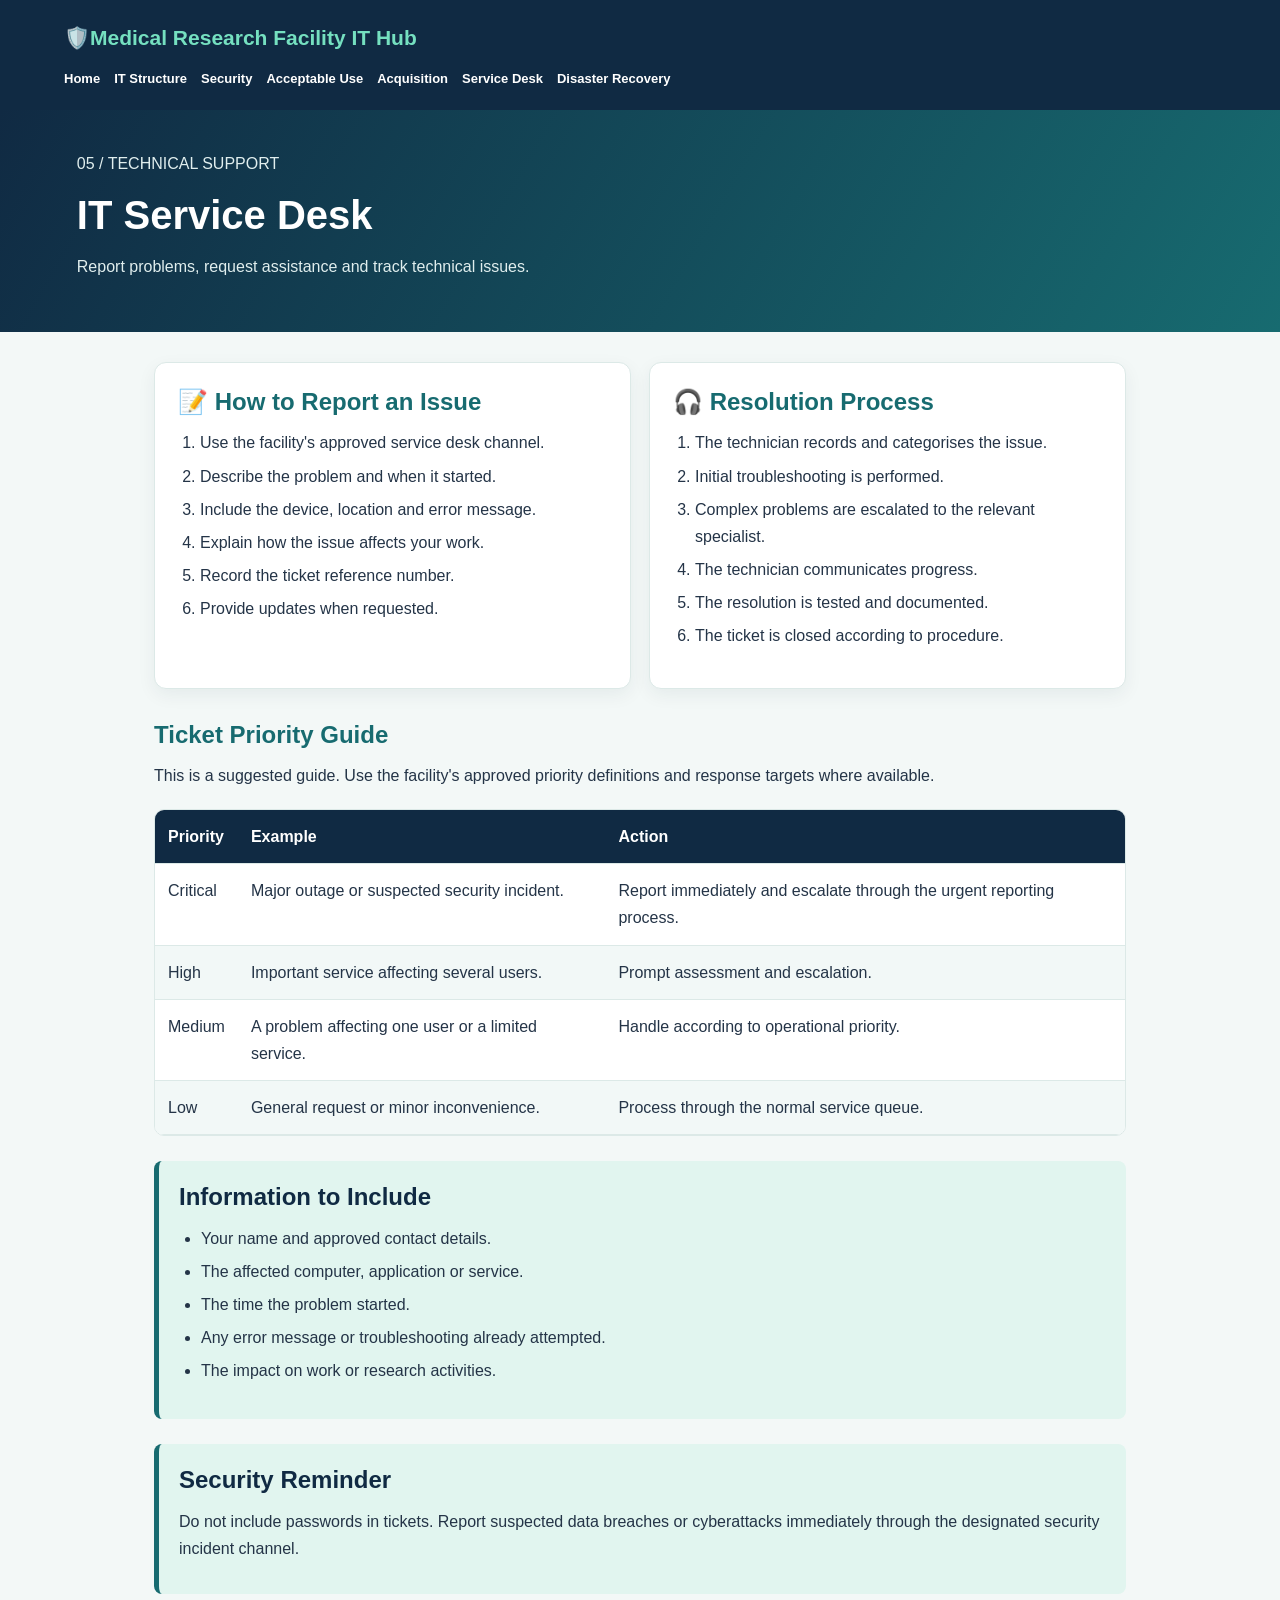
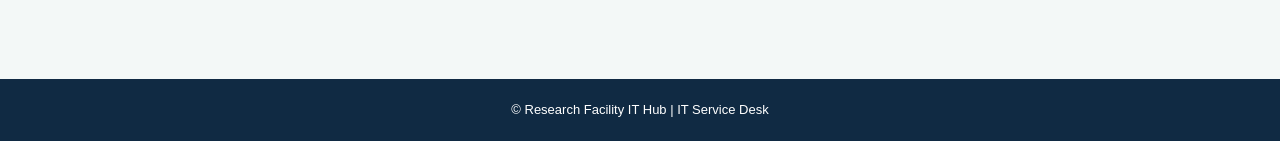
<file: service-desk.html>
<!DOCTYPE html>
<html lang="en">
<head>
<meta charset="UTF-8"><meta name="viewport" content="width=device-width, initial-scale=1.0">
<title>Service Desk | Research Facility IT Hub</title>
<link rel="stylesheet" href="style.css">
<style>
*{box-sizing:border-box}body{margin:0;font-family:Arial,sans-serif;background:#f3f8f7;color:#243447;line-height:1.7}header,footer{background:#102a43;color:white;padding:20px 5%}nav{display:flex;flex-wrap:wrap;gap:14px}nav a{color:white;text-decoration:none;font-size:13px;font-weight:bold}nav a:hover{color:#75e0c0}.logo{color:#75e0c0;font-size:21px;font-weight:bold;margin-bottom:12px}.banner{background:linear-gradient(120deg,#102a43,#176b70);color:white;padding:40px 6%}main{max-width:1100px;margin:auto;padding:30px 5%}.grid{display:grid;grid-template-columns:repeat(auto-fit,minmax(240px,1fr));gap:18px}.card{background:white;padding:23px;border:1px solid #dce9e7;border-radius:12px;box-shadow:0 6px 18px #102a4310}.card h2,.card h3{color:#176b70}.panel{background:#e1f5ef;border-left:5px solid #176b70;padding:20px;margin:25px 0;border-radius:8px}.table-wrap{overflow-x:auto;background:white;border-radius:10px;border:1px solid #dce9e7}table{width:100%;border-collapse:collapse;min-width:500px}th,td{padding:13px;text-align:left;border-bottom:1px solid #dce9e7}th{background:#102a43;color:white}footer{text-align:center;font-size:13px}@media(max-width:600px){header{padding:18px}.banner{padding:30px 6%}}
</style>
</head>
<body>
<header><div class="logo">🛡️Medical Research Facility IT Hub</div><nav><a href="index.html">Home</a><a href="it-structure.html">IT Structure</a><a href="security.html">Security</a><a href="acceptable-use.html">Acceptable Use</a><a href="acquisition.html">Acquisition</a><a href="service-desk.html">Service Desk</a><a href="disaster-recovery.html">Disaster Recovery</a></nav></header>
<section class="banner"><p>05 / TECHNICAL SUPPORT</p><h1>IT Service Desk</h1><p>Report problems, request assistance and track technical issues.</p></section>
<main>
<div class="grid">
<article class="card"><h2>📝 How to Report an Issue</h2><ol><li>Use the facility's approved service desk channel.</li><li>Describe the problem and when it started.</li><li>Include the device, location and error message.</li><li>Explain how the issue affects your work.</li><li>Record the ticket reference number.</li><li>Provide updates when requested.</li></ol></article>
<article class="card"><h2>🎧 Resolution Process</h2><ol><li>The technician records and categorises the issue.</li><li>Initial troubleshooting is performed.</li><li>Complex problems are escalated to the relevant specialist.</li><li>The technician communicates progress.</li><li>The resolution is tested and documented.</li><li>The ticket is closed according to procedure.</li></ol></article>
</div>
<h2 style="margin-top:30px">Ticket Priority Guide</h2>
<p>This is a suggested guide. Use the facility's approved priority definitions and response targets where available.</p>
<div class="table-wrap"><table><thead><tr><th>Priority</th><th>Example</th><th>Action</th></tr></thead><tbody>
<tr><td>Critical</td><td>Major outage or suspected security incident.</td><td>Report immediately and escalate through the urgent reporting process.</td></tr>
<tr><td>High</td><td>Important service affecting several users.</td><td>Prompt assessment and escalation.</td></tr>
<tr><td>Medium</td><td>A problem affecting one user or a limited service.</td><td>Handle according to operational priority.</td></tr>
<tr><td>Low</td><td>General request or minor inconvenience.</td><td>Process through the normal service queue.</td></tr>
</tbody></table></div>
<div class="panel"><h2>Information to Include</h2><ul><li>Your name and approved contact details.</li><li>The affected computer, application or service.</li><li>The time the problem started.</li><li>Any error message or troubleshooting already attempted.</li><li>The impact on work or research activities.</li></ul></div>
<div class="panel"><h2>Security Reminder</h2><p>Do not include passwords in tickets. Report suspected data breaches or cyberattacks immediately through the designated security incident channel.</p></div>
</main>
<footer>&copy; <span id="year"></span> Research Facility IT Hub | IT Service Desk</footer>
</body>
</html>
</file>
<file: style.css>
:root {
    --navy: #102a43;
    --teal: #176b70;
    --mint: #75e0c0;
    --light: #f3f8f7;
    --white: #ffffff;
    --text: #243447;
    --muted: #607486;
    --border: #dce9e7;
    --shadow: 0 6px 18px rgba(16, 42, 67, 0.08);
}

/* 2. Reset and general styling */
* {
    margin: 0;
    padding: 0;
    box-sizing: border-box;
    scroll-behavior: smooth;
}

body {
    font-family: Arial, Helvetica, sans-serif;
    background: var(--light);
    color: var(--text);
    line-height: 1.7;
    font-size: 16px;
}

h1, h2, h3, h4 {
    line-height: 1.3;
    margin-bottom: 12px;
}

h2, h3, h4 {
    color: var(--teal);
}

p {
    margin-bottom: 12px;
}

ul, ol {
    padding-left: 22px;
    margin-bottom: 15px;
}

li {
    margin-bottom: 6px;
}

a {
    color: var(--teal);
}

/* 3. Header and navigation */
header {
    background: var(--navy);
    color: var(--white);
    padding: 20px 5%;
}

.logo {
    color: var(--mint);
    font-size: 21px;
    font-weight: bold;
    margin-bottom: 12px;
}

nav {
    display: flex;
    flex-wrap: wrap;
    align-items: center;
    gap: 14px;
}

nav a {
    color: var(--white);
    text-decoration: none;
    font-size: 13px;
    font-weight: bold;
    transition: color 0.2s ease;
}

nav a:hover,
nav a:focus {
    color: var(--mint);
}

/* 4. Hero and page banner */
.hero,
.banner {
    padding: 50px 6%;
    color: var(--white);
    background: linear-gradient(
        120deg,
        var(--navy),
        var(--teal)
    );
}

.hero {
    padding: 70px 7%;
}

.hero h1 {
    font-size: clamp(32px, 5vw, 52px);
    line-height: 1.2;
    margin: 15px 0;
}

.hero p {
    max-width: 700px;
}

.banner h1 {
    font-size: clamp(28px, 4vw, 40px);
}

.banner p,
.hero p {
    color: #e0eeee;
}

/* 5. Buttons */
.button {
    display: inline-block;
    background: var(--mint);
    color: var(--navy);
    padding: 12px 22px;
    border: none;
    border-radius: 8px;
    text-decoration: none;
    font-weight: bold;
    cursor: pointer;
    transition: transform 0.2s ease,
                background 0.2s ease;
}

.button:hover,
.button:focus {
    background: var(--white);
    transform: translateY(-2px);
}

/* 6. Main content */
main {
    max-width: 1150px;
    margin: 0 auto;
    padding: 35px 5%;
}

section {
    scroll-margin-top: 25px;
}

.section-heading {
    margin-bottom: 25px;
}

.divider {
    width: 65px;
    height: 4px;
    background: var(--teal);
    border-radius: 5px;
    margin: 13px 0;
}

/* 7. Responsive card layouts */
.grid {
    display: grid;
    grid-template-columns: repeat(
        auto-fit,
        minmax(230px, 1fr)
    );
    gap: 20px;
}

.card {
    background: var(--white);
    padding: 23px;
    border: 1px solid var(--border);
    border-radius: 12px;
    box-shadow: var(--shadow);
    transition: transform 0.2s ease,
                box-shadow 0.2s ease;
}

.card:hover {
    transform: translateY(-4px);
    box-shadow: 0 12px 28px rgba(16, 42, 67, 0.12);
}

.card h2,
.card h3 {
    color: var(--teal);
}

.card p {
    color: var(--muted);
}

.card a {
    color: var(--teal);
    font-weight: bold;
    text-decoration: none;
}

.card a:hover {
    text-decoration: underline;
}

.card-icon {
    font-size: 29px;
    margin-bottom: 10px;
}

/* 8. Information panels */
.panel {
    background: #e1f5ef;
    border-left: 5px solid var(--teal);
    padding: 20px;
    margin: 25px 0;
    border-radius: 8px;
}

.panel h2,
.panel h3 {
    color: var(--navy);
}

/* 9. Workflow steps */
.step {
    background: var(--white);
    padding: 18px;
    margin: 14px 0;
    border-radius: 10px;
    border-left: 4px solid var(--teal);
    box-shadow: var(--shadow);
}

.step h3 {
    margin-bottom: 8px;
}

/* 10. Tables */
.table-wrap {
    width: 100%;
    overflow-x: auto;
    background: var(--white);
    border-radius: 10px;
    border: 1px solid var(--border);
    margin: 20px 0;
}

table {
    width: 100%;
    border-collapse: collapse;
    min-width: 560px;
}

th,
td {
    padding: 13px 15px;
    text-align: left;
    border-bottom: 1px solid var(--border);
    vertical-align: top;
}

th {
    background: var(--navy);
    color: var(--white);
}

tbody tr:nth-child(even) {
    background: #f2f8f7;
}

tbody tr:hover {
    background: #e1f5ef;
}

/* 11. Labels and badges */
.badge {
    display: inline-block;
    background: #dff5ed;
    color: #145e53;
    border-radius: 20px;
    padding: 4px 10px;
    font-size: 12px;
    font-weight: bold;
}

/* 12. Search field */
.search-box {
    display: flex;
    flex-wrap: wrap;
    gap: 10px;
    max-width: 650px;
    margin-top: 22px;
}

.search-box input {
    flex: 1;
    min-width: 180px;
    padding: 13px;
    border: 1px solid var(--border);
    border-radius: 8px;
    font-size: 15px;
}

.search-box input:focus {
    outline: 2px solid var(--teal);
    outline-offset: 2px;
}

/* 13. Footer */
footer {
    background: var(--navy);
    color: var(--white);
    text-align: center;
    padding: 28px 5%;
    margin-top: 30px;
}

footer p {
    color: #d5e4ec;
    font-size: 13px;
}

footer a {
    color: var(--mint);
    text-decoration: none;
}

/* 14. Keyboard accessibility */
a:focus-visible,
button:focus-visible {
    outline: 3px solid var(--mint);
    outline-offset: 3px;
}

/* 15. Tablet screens */
@media (max-width: 900px) {
    .hero {
        padding: 55px 6%;
    }

    main {
        padding: 30px 5%;
    }
}

/* 16. Mobile screens */
@media (max-width: 600px) {
    header {
        padding: 18px 5%;
    }

    nav {
        gap: 10px 14px;
    }

    nav a {
        font-size: 12px;
    }

    .hero,
    .banner {
        padding: 40px 6%;
    }

    .hero h1 {
        font-size: 34px;
    }

    main {
        padding: 25px 5%;
    }

    .grid {
        grid-template-columns: 1fr;
    }

    .card {
        padding: 20px;
    }

    .search-box {
        flex-direction: column;
    }

    .search-box input {
        width: 100%;
    }

    footer {
        padding: 22px 5%;
    }
}

/* 17. Printing */
@media print {
    header,
    .search-box,
    .button {
        display: none;
    }

    body {
        background: white;
        color: black;
    }

    .card,
    .step {
        box-shadow: none;
        break-inside: avoid;
    }
}
</file>
